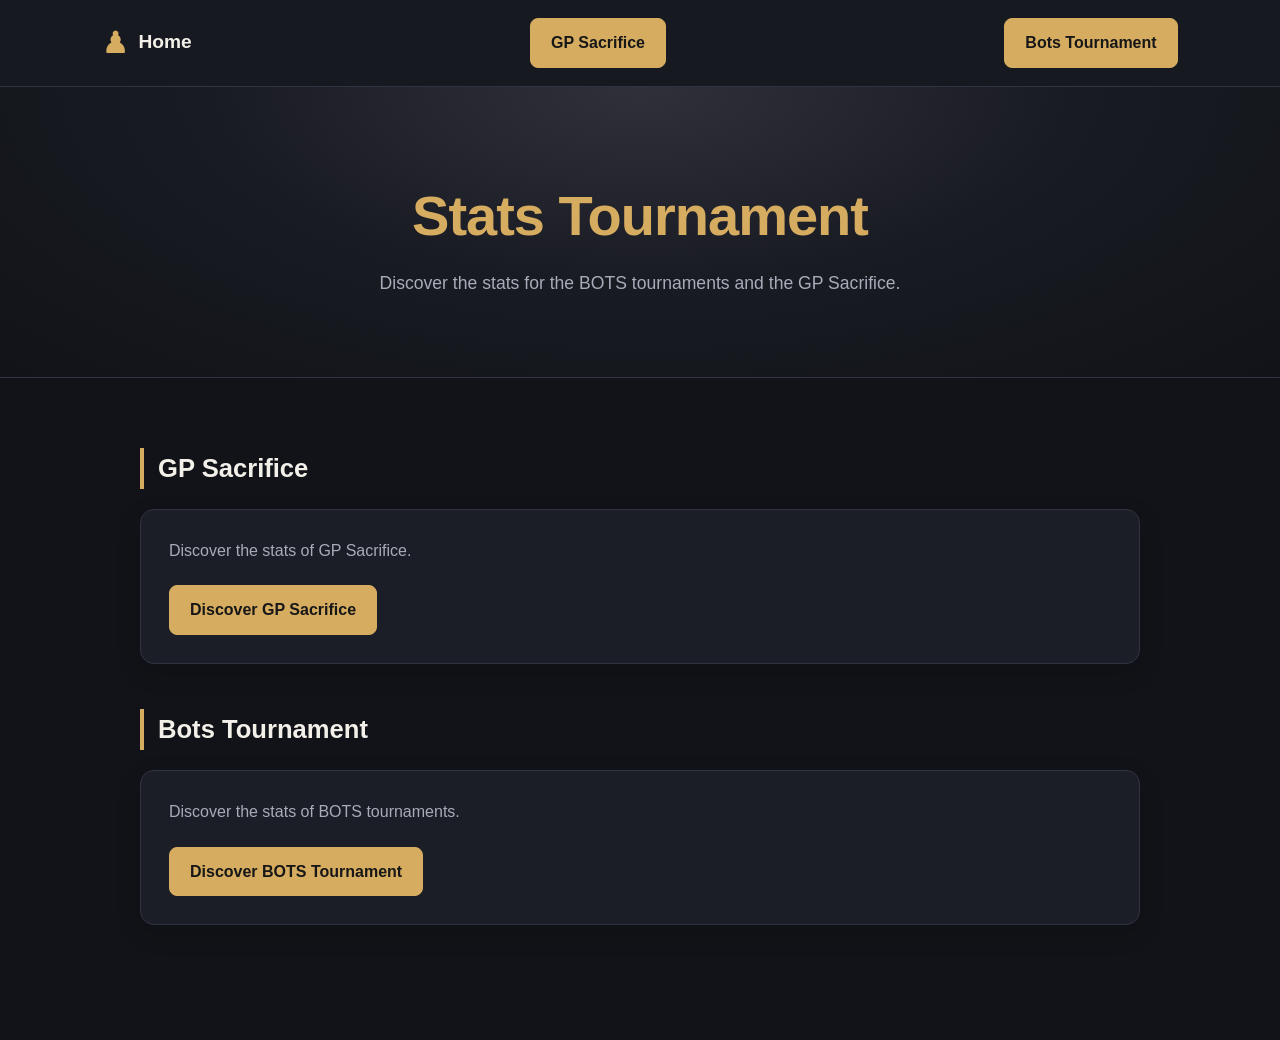
<file: index.html>
<!DOCTYPE html>
<html lang="en">

<head>
    <meta charset="UTF-8">
    <meta name="viewport" content="width=device-width, initial-scale=1.0">

    <meta name="description" content="Lichess Stats Tournament">

    <title>Stats Lichess Tournament</title>

    <link rel="stylesheet" href="style.css">
</head>

<body>

    <nav class="top-nav">

        <a href="index.html" class="logo">
            <span>♟</span>
            Home
        </a>

        <a href="indexGPsacrifice.html" class="button">
            GP Sacrifice
        </a>

        <a href="indexbots.html" class="button">
            Bots Tournament
        </a>

    </nav>

    <header>

        <h1>Stats Tournament</h1>

        <p>
            Discover the stats for the BOTS tournaments and the GP Sacrifice.
        </p>

    </header>

    <main>

        <section>

            <h2>GP Sacrifice</h2>

            <div class="card">

                <p>
                    Discover the stats of GP Sacrifice.
                </p>

                <a href="indexGPsacrifice.html" class="button">
                    Discover GP Sacrifice
                </a>

            </div>

        </section>

        <section>

            <h2>Bots Tournament</h2>

            <div class="card">

                <p>
                    Discover the stats of BOTS tournaments.
                </p>

                <a href="indexBots.html" class="button">
                    Discover BOTS Tournament
                </a>

            </div>

        </section>

    </main>

</body>

</html>
</file>
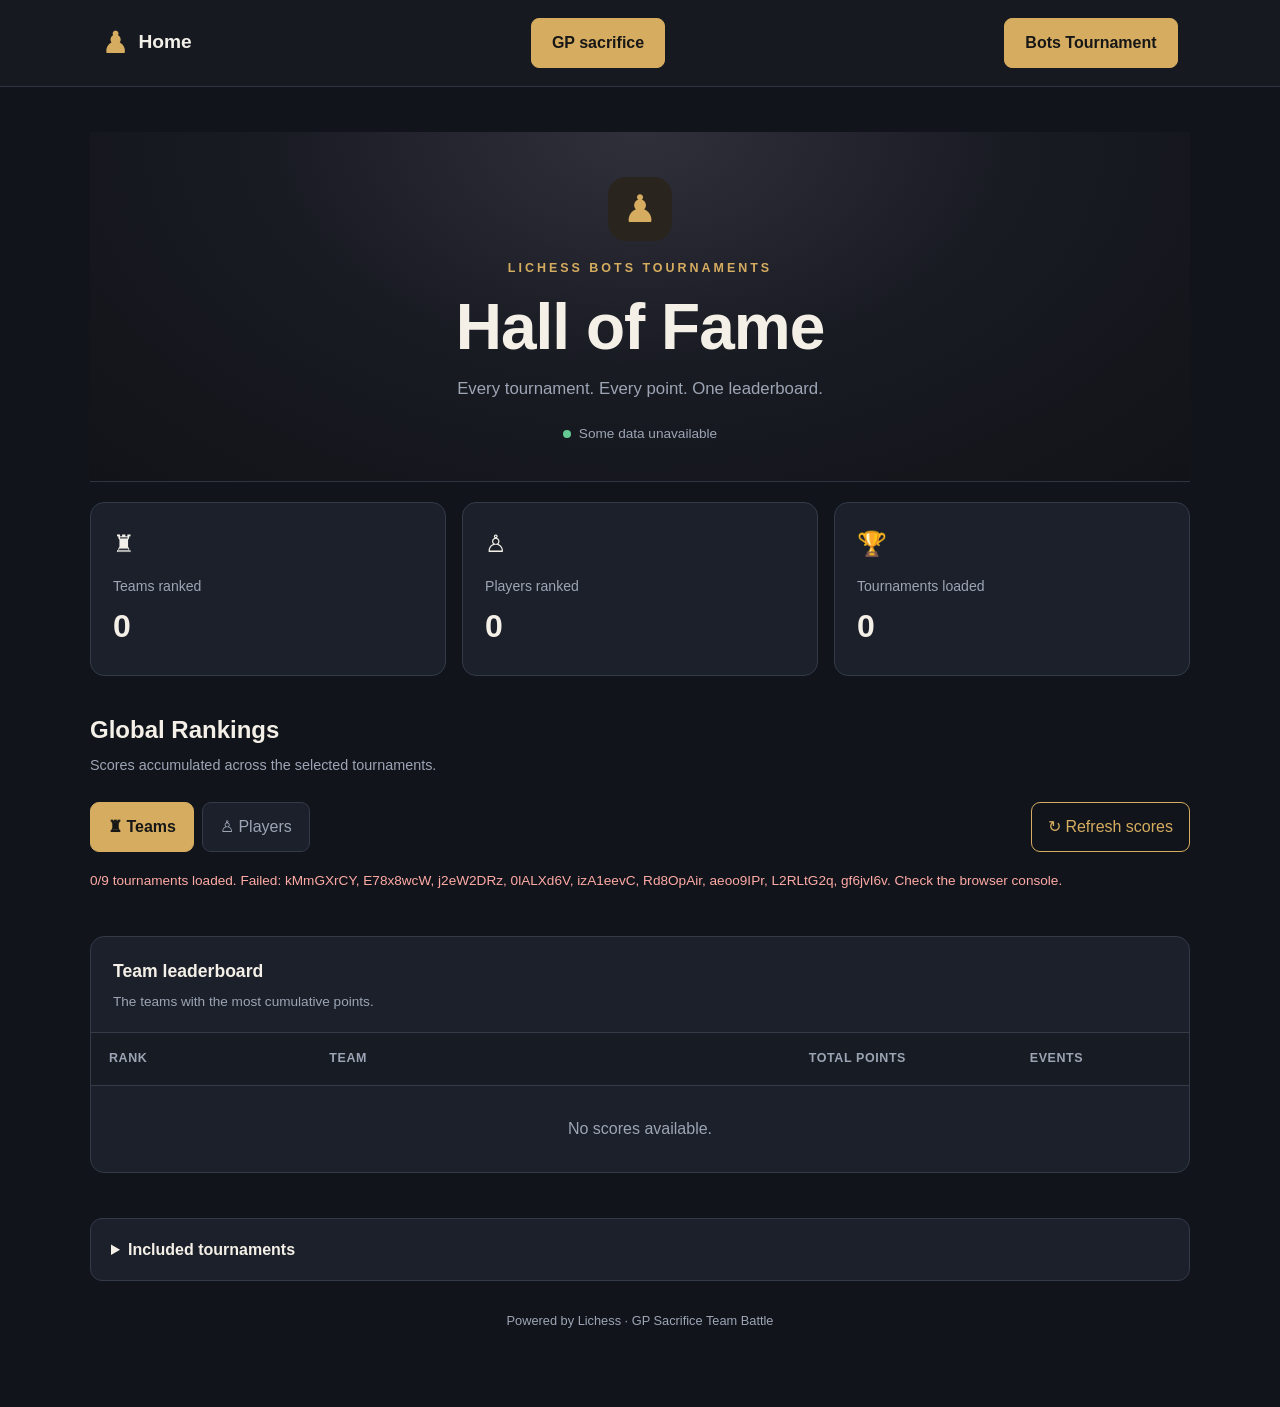
<file: indexbots.html>
<!DOCTYPE html>
<html lang="en">

<head>
    <meta charset="UTF-8">
    <meta name="viewport" content="width=device-width, initial-scale=1.0">

    <meta name="description"
          content="BOTs tournament stats">

    <title>Hall of Fame | BOTs Tournament</title>

    <link rel="stylesheet" href="style.css">

    <style>
        :root {
            --stats-bg: #11141b;
            --stats-panel: #1b202a;
            --stats-panel-hover: #242b37;
            --stats-gold: #d6ad60;
            --stats-text: #f4f0e7;
            --stats-muted: #9da5b5;
            --stats-border: #333b49;
        }

        body {
            background: var(--stats-bg);
        }

        .stats-container {
            width: min(1100px, calc(100% - 32px));
            margin: auto;
            padding: 45px 0 75px;
        }

        .hero {
            text-align: center;
            padding: 45px 20px 35px;
        }

        .hero-icon {
            display: inline-flex;
            justify-content: center;
            align-items: center;
            width: 64px;
            height: 64px;
            margin-bottom: 18px;
            border-radius: 18px;
            background: #29251e;
            color: var(--stats-gold);
            font-size: 2.4rem;
        }

        .eyebrow {
            color: var(--stats-gold);
            font-size: 0.78rem;
            font-weight: bold;
            letter-spacing: 3px;
            text-transform: uppercase;
        }

        .hero h1 {
            color: var(--stats-text);
            font-size: clamp(2.4rem, 6vw, 4rem);
            line-height: 1.15;
            margin: 12px 0;
        }

        .hero p {
            color: var(--stats-muted);
            font-size: 1.05rem;
        }

        .live-status {
            display: inline-flex;
            align-items: center;
            gap: 8px;
            margin-top: 20px;
            color: var(--stats-muted);
            font-size: 0.85rem;
        }

        .status-dot {
            width: 8px;
            height: 8px;
            border-radius: 50%;
            background: #65c994;
        }

        .overview {
            display: grid;
            grid-template-columns: repeat(3, minmax(0, 1fr));
            gap: 16px;
            margin: 20px 0 32px;
        }

        .overview-card {
            padding: 22px;
            background: var(--stats-panel);
            border: 1px solid var(--stats-border);
            border-radius: 14px;
        }

        .overview-card .icon {
            font-size: 1.5rem;
            margin-bottom: 12px;
        }

        .overview-label {
            color: var(--stats-muted);
            font-size: 0.88rem;
        }

        .overview-value {
            color: var(--stats-text);
            font-size: 2rem;
            font-weight: 750;
            margin-top: 4px;
        }

        .section-heading {
            margin: 35px 0 18px;
        }

        .section-heading h2 {
            color: var(--stats-text);
            font-size: 1.5rem;
            margin-bottom: 5px;
        }

        .section-heading p {
            color: var(--stats-muted);
            font-size: 0.9rem;
        }

        .toolbar {
            display: flex;
            justify-content: space-between;
            align-items: center;
            flex-wrap: wrap;
            gap: 14px;
            margin: 25px 0 18px;
        }

        .tabs {
            display: flex;
            flex-wrap: wrap;
            gap: 8px;
        }

        .tab {
            padding: 11px 17px;
            background: var(--stats-panel);
            color: var(--stats-muted);
            border: 1px solid var(--stats-border);
            border-radius: 9px;
            font: inherit;
            cursor: pointer;
            transition: 0.2s;
        }

        .tab:hover {
            color: var(--stats-text);
            background: var(--stats-panel-hover);
        }

        .tab.active {
            color: #171717;
            background: var(--stats-gold);
            border-color: var(--stats-gold);
            font-weight: bold;
        }

        .refresh-button {
            padding: 11px 16px;
            color: var(--stats-gold);
            background: transparent;
            border: 1px solid var(--stats-gold);
            border-radius: 9px;
            font: inherit;
            cursor: pointer;
        }

        .refresh-button:hover {
            background: #29251e;
        }

        .refresh-button:disabled {
            opacity: 0.5;
            cursor: wait;
        }

        .ranking-card {
            overflow: hidden;
            background: var(--stats-panel);
            border: 1px solid var(--stats-border);
            border-radius: 14px;
        }

        .ranking-top {
            padding: 20px 22px;
            border-bottom: 1px solid var(--stats-border);
        }

        .ranking-top h3 {
            color: var(--stats-text);
            font-size: 1.1rem;
        }

        .ranking-top p {
            margin-top: 5px;
            color: var(--stats-muted);
            font-size: 0.85rem;
        }

        .table-wrapper {
            overflow-x: auto;
        }

        .ranking-table {
            width: 100%;
            border-collapse: collapse;
            text-align: left;
        }

        .ranking-table th,
        .ranking-table td {
            padding: 16px 18px;
            border-bottom: 1px solid var(--stats-border);
        }

        .ranking-table th {
            background: #171b23;
            color: var(--stats-muted);
            font-size: 0.78rem;
            text-transform: uppercase;
            letter-spacing: 0.6px;
            white-space: nowrap;
        }

        .ranking-table tbody tr:last-child td {
            border-bottom: none;
        }

        .ranking-table tbody tr:hover {
            background: var(--stats-panel-hover);
        }

        .rank-cell {
            width: 65px;
            color: var(--stats-muted);
            font-weight: bold;
        }

        .rank-medal {
            font-size: 1.25rem;
        }

        .entity-link {
            color: var(--stats-text);
            text-decoration: none;
            font-weight: bold;
        }

        .entity-link:hover {
            color: var(--stats-gold);
        }

        .score-cell {
            color: var(--stats-gold);
            text-align: right;
            font-weight: bold;
            white-space: nowrap;
        }

        .count-cell {
            color: var(--stats-muted);
            text-align: center;
        }

        .table-message {
            color: var(--stats-muted);
            text-align: center;
            padding: 30px 15px !important;
        }

        .page-status {
            margin: 15px 0;
            color: var(--stats-muted);
            font-size: 0.85rem;
            overflow-wrap: anywhere;
        }

        .page-status.error {
            color: #ffaaa5;
        }

        .tournament-info {
            margin-top: 25px;
            padding: 18px 20px;
            background: var(--stats-panel);
            border: 1px solid var(--stats-border);
            border-radius: 12px;
        }

        .tournament-info summary {
            color: var(--stats-text);
            font-weight: bold;
            cursor: pointer;
        }

        .tournament-info ul {
            margin: 15px 0 0 20px;
            color: var(--stats-muted);
        }

        .tournament-info li {
            margin: 8px 0;
        }

        .tournament-info a {
            color: var(--stats-gold);
        }

        .footer-note {
            text-align: center;
            color: var(--stats-muted);
            font-size: 0.8rem;
            margin-top: 30px;
        }

        .hidden {
            display: none !important;
        }

        @media (max-width: 700px) {
            .overview {
                grid-template-columns: 1fr;
                gap: 10px;
            }

            .overview-card {
                display: grid;
                grid-template-columns: 45px 1fr;
                align-items: center;
                padding: 16px;
            }

            .overview-card .icon {
                grid-row: span 2;
                margin: 0;
            }

            .overview-value {
                font-size: 1.6rem;
            }

            .hero {
                padding: 30px 10px;
            }

            .toolbar {
                align-items: stretch;
            }

            .tabs {
                display: grid;
                grid-template-columns: 1fr 1fr;
            }

            .refresh-button {
                width: 100%;
            }

            .ranking-table th,
            .ranking-table td {
                padding: 13px 11px;
            }
        }
    </style>
</head>

<body>

    <nav class="top-nav">
        <a href="index.html" class="logo">
            <span>♟</span>
            Home
        </a>

        <a href="indexGPsacrifice.html" class="button">
            GP sacrifice
        </a>

        <a href="indexbots.html" class="button">
            Bots Tournament
        </a>

    </nav>

    <main class="stats-container">

        <header class="hero">
            <div class="hero-icon">♟</div>

            <div class="eyebrow">Lichess BOTs Tournaments</div>

            <h1>Hall of Fame</h1>

            <p>
                Every tournament. Every point. One leaderboard.
            </p>

            <div class="live-status">
                <span class="status-dot"></span>
                <span id="live-label">Connecting to Lichess...</span>
            </div>
        </header>

        <section class="overview" aria-label="Statistics overview">

            <article class="overview-card">
                <div class="icon">♜</div>
                <div class="overview-label">Teams ranked</div>
                <div class="overview-value" id="team-count">—</div>
            </article>

            <article class="overview-card">
                <div class="icon">♙</div>
                <div class="overview-label">Players ranked</div>
                <div class="overview-value" id="player-count">—</div>
            </article>

            <article class="overview-card">
                <div class="icon">🏆</div>
                <div class="overview-label">Tournaments loaded</div>
                <div class="overview-value" id="tournament-count">0</div>
            </article>

        </section>

        <div class="section-heading">
            <h2>Global Rankings</h2>
            <p>Scores accumulated across the selected tournaments.</p>
        </div>

        <div class="toolbar">

            <div class="tabs" role="tablist" aria-label="Leaderboard">
                <button
                    type="button"
                    class="tab active"
                    id="teams-tab"
                    role="tab"
                    aria-selected="true"
                    aria-controls="teams-panel">
                    ♜ Teams
                </button>

                <button
                    type="button"
                    class="tab"
                    id="players-tab"
                    role="tab"
                    aria-selected="false"
                    aria-controls="players-panel">
                    ♙ Players
                </button>
            </div>

            <button type="button" class="refresh-button" id="refresh-button">
                ↻ Refresh scores
            </button>

        </div>

        <p id="status" class="page-status" role="status" aria-live="polite">
            Loading rankings...
        </p>

        <section id="teams-panel" role="tabpanel" aria-labelledby="teams-tab">
            <div class="ranking-card">

                <div class="ranking-top">
                    <h3>Team leaderboard</h3>
                    <p>The teams with the most cumulative points.</p>
                </div>

                <div class="table-wrapper">
                    <table class="ranking-table">
                        <thead>
                            <tr>
                                <th>Rank</th>
                                <th>Team</th>
                                <th style="text-align:right">Total points</th>
                                <th style="text-align:center">Events</th>
                            </tr>
                        </thead>

                        <tbody id="teams-body">
                            <tr>
                                <td colspan="4" class="table-message">
                                    Loading team rankings...
                                </td>
                            </tr>
                        </tbody>
                    </table>
                </div>

            </div>
        </section>

        <section id="players-panel"
                 class="hidden"
                 role="tabpanel"
                 aria-labelledby="players-tab">

            <div class="ranking-card">

                <div class="ranking-top">
                    <h3>Player leaderboard</h3>
                    <p>The players with the most individual points.</p>
                </div>

                <div class="table-wrapper">
                    <table class="ranking-table">
                        <thead>
                            <tr>
                                <th>Rank</th>
                                <th>Player</th>
                                <th style="text-align:right">Total points</th>
                                <th style="text-align:center">Events</th>
                            </tr>
                        </thead>

                        <tbody id="players-body">
                            <tr>
                                <td colspan="4" class="table-message">
                                    Loading player rankings...
                                </td>
                            </tr>
                        </tbody>
                    </table>
                </div>

            </div>
        </section>

        <details class="tournament-info">
            <summary>Included tournaments</summary>
            <ul id="tournament-list"></ul>
        </details>

        <p class="footer-note">
            Powered by Lichess · GP Sacrifice Team Battle
        </p>

    </main>

    <script>
    (() => {
        "use strict";

        /*
         * ADD YOUR TOURNAMENTS HERE.
         * Copy the ID from the end of each Lichess tournament URL.
         *
         * Example:
         * https://lichess.org/tournament/jOoF0hen
         * ID: jOoF0hen
         */

        const TOURNAMENTS = [
            "kMmGXrCY",
            "E78x8wcW",
            "j2eW2DRz",
            "0lALXd6V",
            "izA1eevC",
            "Rd8OpAir",
            "aeoo9IPr",
            "L2RLtG2q",
            "gf6jvI6v"

            // Add more tournament IDs below:
            // "AbCd1234",
            // "EfGh5678",
        ];

        const API = "https://lichess.org/api/tournament";

        const $ = id => document.getElementById(id);

        const teamsBody = $("teams-body");
        const playersBody = $("players-body");
        const status = $("status");
        const refreshButton = $("refresh-button");

        let loading = false;

        function showMessage(body, message) {
            body.replaceChildren();

            const row = document.createElement("tr");
            const cell = document.createElement("td");

            cell.colSpan = 4;
            cell.className = "table-message";
            cell.textContent = message;

            row.appendChild(cell);
            body.appendChild(row);
        }

        async function fetchJson(url) {
            const response = await fetch(url, {
                headers: { Accept: "application/json" },
                cache: "no-store"
            });

            if (!response.ok) {
                throw new Error(`HTTP ${response.status}`);
            }

            return response.json();
        }

        async function fetchText(url) {
            const response = await fetch(url, {
                headers: { Accept: "application/x-ndjson" },
                cache: "no-store"
            });

            if (!response.ok) {
                throw new Error(`HTTP ${response.status}`);
            }

            return response.text();
        }

        function parseNdjson(text) {
            return text
                .split(/\r?\n/)
                .filter(line => line.trim())
                .map(line => JSON.parse(line));
        }

        function addTeam(map, team, tournamentId) {
            const id = team.id || team.team?.id;
            const score = Number(
                team.score ?? team.points ?? team.teamScore
            );

            if (!id || !Number.isFinite(score)) return;

            if (!map.has(id)) {
                map.set(id, {
                    id,
                    name: team.name || team.team?.name || id,
                    points: 0,
                    events: new Set()
                });
            }

            const entry = map.get(id);
            entry.points += score;
            entry.events.add(tournamentId);

            if (team.name || team.team?.name) {
                entry.name = team.name || team.team.name;
            }
        }

        function addPlayer(map, result, tournamentId) {
            const username = result.username || result.user?.name;

            const score = Number(
                result.score ?? result.points
            );

            if (!username || !Number.isFinite(score)) return;

            const key = username.toLowerCase();

            if (!map.has(key)) {
                map.set(key, {
                    username,
                    points: 0,
                    events: new Set()
                });
            }

            const entry = map.get(key);
            entry.points += score;
            entry.events.add(tournamentId);
        }

        async function loadTournament(id, teamTotals, playerTotals) {
            // Team standings endpoint.
            const teamData = await fetchJson(
                `${API}/${encodeURIComponent(id)}/teams`
            );

            const teams = Array.isArray(teamData.teams)
                ? teamData.teams
                : [];

            for (const team of teams) {
                addTeam(teamTotals, team, id);
            }

            // Individual tournament results are NDJSON.
            const resultText = await fetchText(
                `${API}/${encodeURIComponent(id)}/results?nb=1000`
            );

            const results = parseNdjson(resultText);

            for (const result of results) {
                addPlayer(playerTotals, result, id);
            }
        }

        function medal(rank) {
            if (rank === 0) return "🥇";
            if (rank === 1) return "🥈";
            if (rank === 2) return "🥉";
            return String(rank + 1).padStart(2, "0");
        }

        function renderRanking(body, entries, type) {
            body.replaceChildren();

            entries.sort((a, b) =>
                b.points - a.points ||
                (type === "teams" ? a.name : a.username)
                    .localeCompare(type === "teams" ? b.name : b.username)
            );

            if (!entries.length) {
                showMessage(body, "No scores available.");
                return;
            }

            entries.forEach((entry, index) => {
                const row = document.createElement("tr");

                const rank = document.createElement("td");
                rank.className = "rank-cell";

                if (index < 3) {
                    const badge = document.createElement("span");
                    badge.className = "rank-medal";
                    badge.textContent = medal(index);
                    rank.appendChild(badge);
                } else {
                    rank.textContent = medal(index);
                }

                const nameCell = document.createElement("td");
                const link = document.createElement("a");
                link.className = "entity-link";

                if (type === "teams") {
                    link.href =
                        `https://lichess.org/team/${encodeURIComponent(entry.id)}`;
                    link.textContent = entry.name;
                } else {
                    link.href =
                        `https://lichess.org/@/${encodeURIComponent(entry.username)}`;
                    link.textContent = entry.username;
                }

                link.target = "_blank";
                link.rel = "noopener noreferrer";

                nameCell.appendChild(link);

                const points = document.createElement("td");
                points.className = "score-cell";
                points.textContent = Math.round(entry.points).toLocaleString();

                const events = document.createElement("td");
                events.className = "count-cell";
                events.textContent = entry.events.size;

                row.append(rank, nameCell, points, events);
                body.appendChild(row);
            });
        }

        function renderTournamentList() {
            const list = $("tournament-list");
            list.replaceChildren();

            TOURNAMENTS.forEach(id => {
                const item = document.createElement("li");
                const link = document.createElement("a");

                link.href =
                    `https://lichess.org/tournament/${encodeURIComponent(id)}`;
                link.target = "_blank";
                link.rel = "noopener noreferrer";
                link.textContent = id;

                item.appendChild(link);
                list.appendChild(item);
            });

            $("tournament-count").textContent = "0";
        }

        async function refreshRankings() {
            if (loading) return;

            loading = true;
            refreshButton.disabled = true;
            status.classList.remove("error");

            $("live-label").textContent = "Updating standings...";
            status.textContent = "Fetching data from Lichess...";

            const teamTotals = new Map();
            const playerTotals = new Map();

            let successful = 0;
            const errors = [];

            try {
                for (const id of TOURNAMENTS) {
                    status.textContent =
                        `Loading tournament ${id}...`;

                    try {
                        await loadTournament(
                            id,
                            teamTotals,
                            playerTotals
                        );

                        successful++;
                    } catch (error) {
                        console.error(`Tournament ${id}:`, error);
                        errors.push(id);
                    }
                }

                renderRanking(
                    teamsBody,
                    [...teamTotals.values()],
                    "teams"
                );

                renderRanking(
                    playersBody,
                    [...playerTotals.values()],
                    "players"
                );

                $("team-count").textContent = teamTotals.size;
                $("player-count").textContent = playerTotals.size;
                $("tournament-count").textContent = successful;

                if (errors.length) {
                    status.classList.add("error");
                    status.textContent =
                        `${successful}/${TOURNAMENTS.length} tournaments loaded. ` +
                        `Failed: ${errors.join(", ")}. Check the browser console.`;

                    $("live-label").textContent = "Some data unavailable";
                } else {
                    status.textContent =
                        `All ${successful} tournament(s) loaded · ` +
                        `Updated at ${new Date().toLocaleTimeString()}`;

                    $("live-label").textContent = "Standings updated";
                }

            } catch (error) {
                console.error(error);
                status.classList.add("error");
                status.textContent =
                    "Unable to load standings. Please try again later.";
                $("live-label").textContent = "Connection unavailable";

            } finally {
                loading = false;
                refreshButton.disabled = false;
            }
        }

        $("teams-tab").addEventListener("click", () => {
            $("teams-panel").classList.remove("hidden");
            $("players-panel").classList.add("hidden");

            $("teams-tab").classList.add("active");
            $("players-tab").classList.remove("active");

            $("teams-tab").setAttribute("aria-selected", "true");
            $("players-tab").setAttribute("aria-selected", "false");
        });

        $("players-tab").addEventListener("click", () => {
            $("players-panel").classList.remove("hidden");
            $("teams-panel").classList.add("hidden");

            $("players-tab").classList.add("active");
            $("teams-tab").classList.remove("active");

            $("players-tab").setAttribute("aria-selected", "true");
            $("teams-tab").setAttribute("aria-selected", "false");
        });

        refreshButton.addEventListener("click", refreshRankings);

        renderTournamentList();
        refreshRankings();

        // Automatic refresh every 60 seconds.
        setInterval(refreshRankings, 60000);
    })();
    </script>

</body>
</html>
</file>
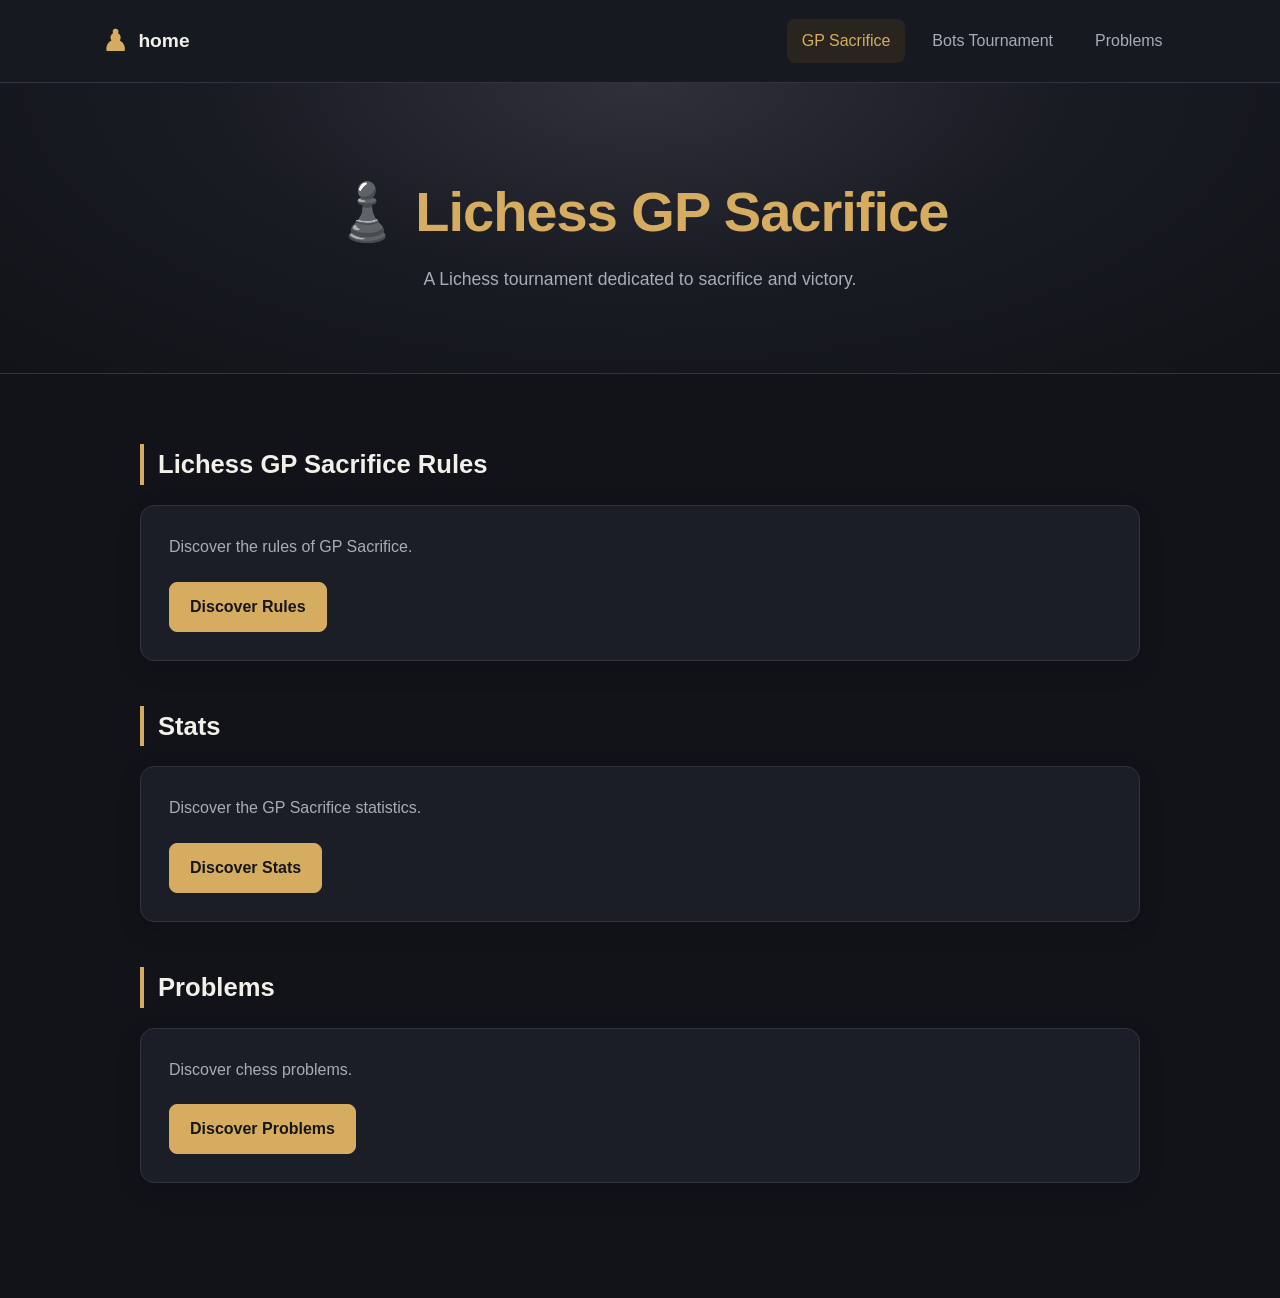
<file: indexGPsacrifice.html>
<!DOCTYPE html>
<html lang="en">

<head>
    <meta charset="UTF-8">
    <meta name="viewport" content="width=device-width, initial-scale=1.0">

    <meta name="description" content="GP Sacrifice Team Battle">

    <title>Lichess GP Sacrifice</title>

    <link rel="stylesheet" href="style.css">
</head>

<body>

    <!-- Navigation -->
    <nav class="top-nav">

        <a href="index.html" class="logo">
            <span>♟</span>
            home
        </a>

        <div class="top-nav-links">

            <a href="indexGPsacrifice.html" class="active">
                GP Sacrifice
            </a>

            <a href="indexbots.html">
                Bots Tournament
            </a>

            <a href="problems.html">
                Problems
            </a>

        </div>

    </nav>

    <!-- Header -->
    <header>

        <h1>♟️ Lichess GP Sacrifice</h1>

        <p>
            A Lichess tournament dedicated to sacrifice and victory.
        </p>

    </header>

    <main>

        <!-- Rules section -->
        <section>

            <h2>Lichess GP Sacrifice Rules</h2>

            <div class="card">

                <p>Discover the rules of GP Sacrifice.</p>

                <a
                    href="https://lichess.org/@/Piratesboy/blog/new-gp-sacrifice-team-battle/AL0jXlrM"
                    target="_blank"
                    rel="noopener noreferrer"
                    class="button">
                    Discover Rules
                </a>

            </div>

        </section>

        <!-- Stats section -->
        <section>

            <h2>Stats</h2>

            <div class="card">

                <p>Discover the GP Sacrifice statistics.</p>

                <a href="stats.html" class="button">
                    Discover Stats
                </a>

            </div>

        </section>

        <!-- Problems section -->
        <section>

            <h2>Problems</h2>

            <div class="card">

                <p>Discover chess problems.</p>

                <a href="problems.html" class="button">
                    Discover Problems
                </a>

            </div>

        </section>

    </main>

</body>

</html>
</file>
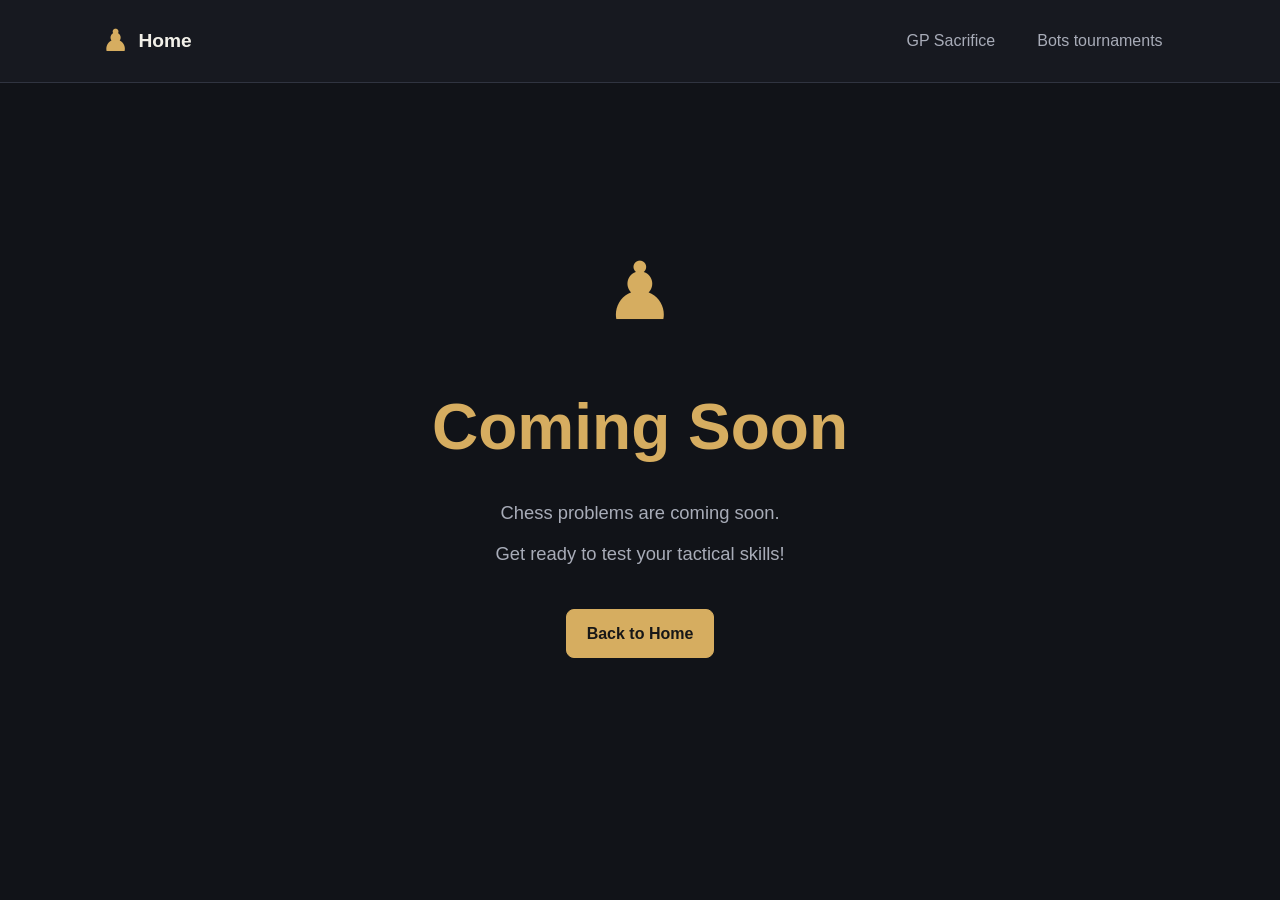
<file: problems.html>
<!DOCTYPE html>
<html lang="en">

<head>
    <meta charset="UTF-8">
    <meta name="viewport" content="width=device-width, initial-scale=1.0">

    <meta name="description" content="Chess problems coming soon - Lichess GP Sacrifice">

    <title>Problems</title>

    <link rel="stylesheet" href="style.css">
</head>

<body>

    <!-- Navigation -->
    <nav class="top-nav">

        <a href="index.html" class="logo">
            <span>♟</span>
            Home
        </a>

        <div class="top-nav-links">

            <a href="index.html">GP Sacrifice</a>

            <a href="indexbots.html">
                Bots tournaments
            </a>

        </div>

    </nav>

    <!-- Coming Soon -->
    <main class="coming-soon">

        <div class="coming-soon-content">

            <div class="chess-icon">♟</div>

            <h1>Coming Soon</h1>

            <p>
                Chess problems are coming soon.
            </p>

            <p class="subtitle">
                Get ready to test your tactical skills!
            </p>

            <a href="index.html" class="button">
                Back to Home
            </a>

        </div>

    </main>

</body>

</html>
</file>
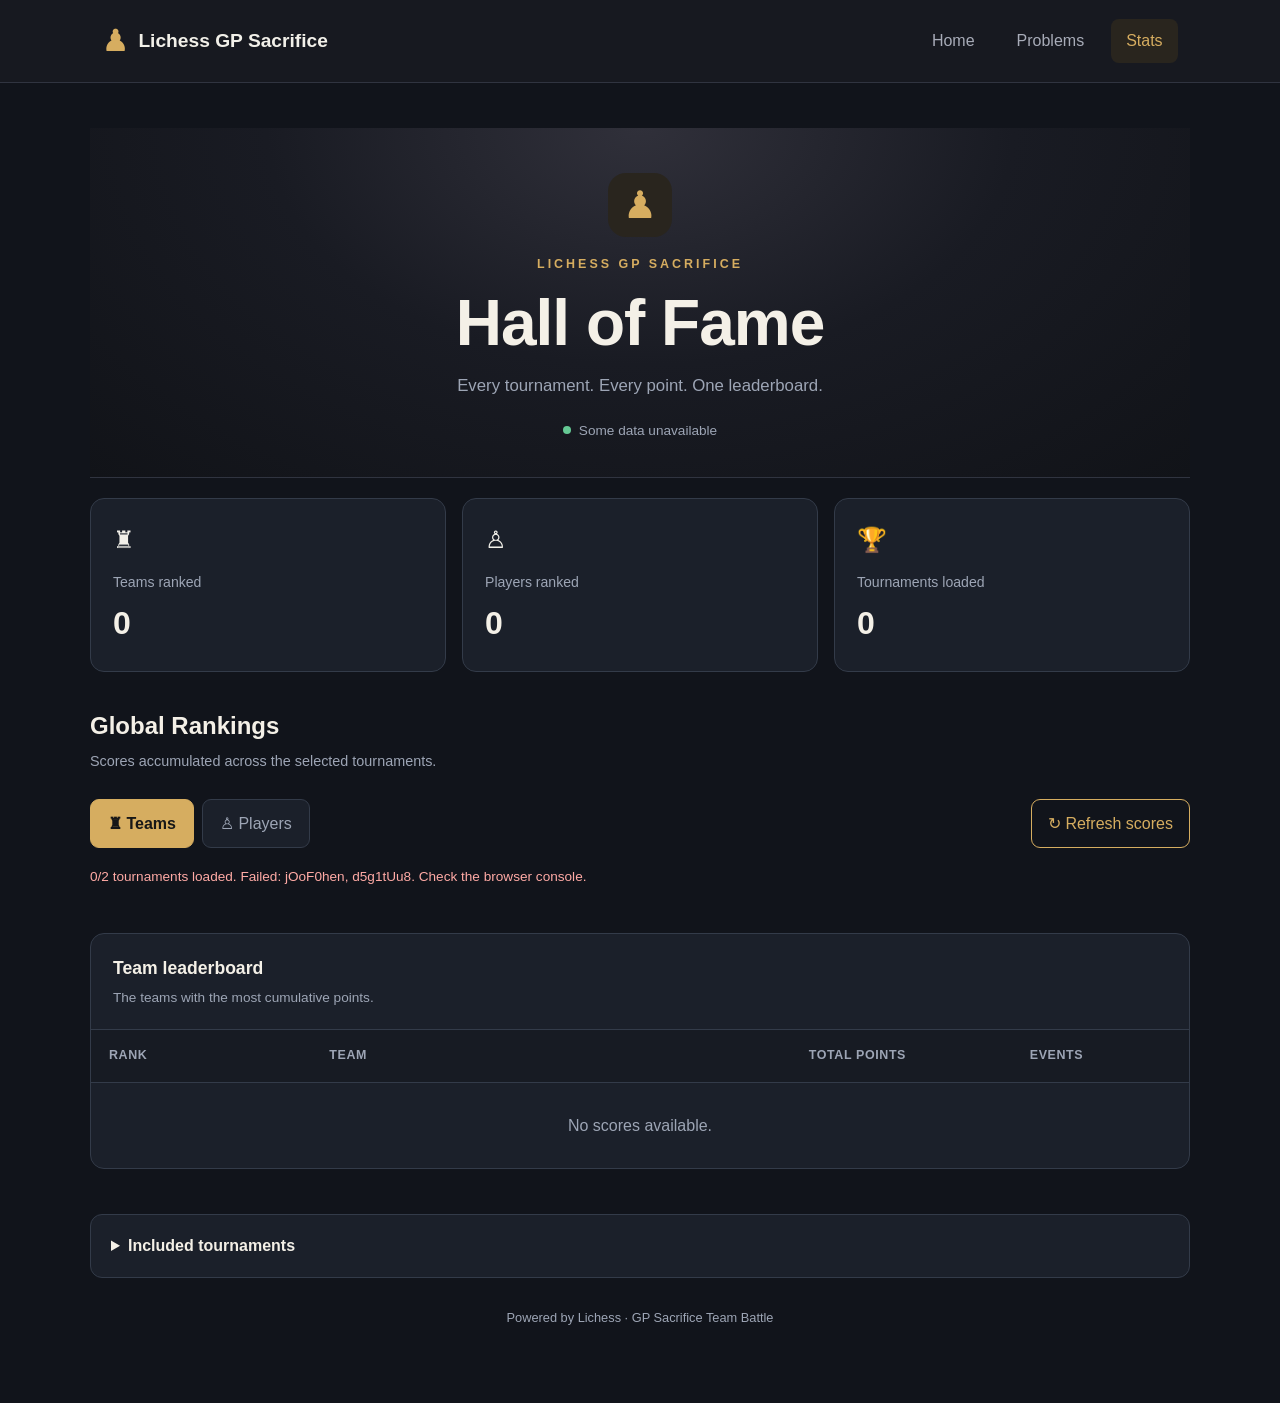
<file: stats.html>
<!DOCTYPE html>
<html lang="en">

<head>
    <meta charset="UTF-8">
    <meta name="viewport" content="width=device-width, initial-scale=1.0">

    <meta name="description"
          content="GP Sacrifice cumulative team and player rankings">

    <title>Hall of Fame | GP Sacrifice</title>

    <link rel="stylesheet" href="style.css">

    <style>
        :root {
            --stats-bg: #11141b;
            --stats-panel: #1b202a;
            --stats-panel-hover: #242b37;
            --stats-gold: #d6ad60;
            --stats-text: #f4f0e7;
            --stats-muted: #9da5b5;
            --stats-border: #333b49;
        }

        body {
            background: var(--stats-bg);
        }

        .stats-container {
            width: min(1100px, calc(100% - 32px));
            margin: auto;
            padding: 45px 0 75px;
        }

        .hero {
            text-align: center;
            padding: 45px 20px 35px;
        }

        .hero-icon {
            display: inline-flex;
            justify-content: center;
            align-items: center;
            width: 64px;
            height: 64px;
            margin-bottom: 18px;
            border-radius: 18px;
            background: #29251e;
            color: var(--stats-gold);
            font-size: 2.4rem;
        }

        .eyebrow {
            color: var(--stats-gold);
            font-size: 0.78rem;
            font-weight: bold;
            letter-spacing: 3px;
            text-transform: uppercase;
        }

        .hero h1 {
            color: var(--stats-text);
            font-size: clamp(2.4rem, 6vw, 4rem);
            line-height: 1.15;
            margin: 12px 0;
        }

        .hero p {
            color: var(--stats-muted);
            font-size: 1.05rem;
        }

        .live-status {
            display: inline-flex;
            align-items: center;
            gap: 8px;
            margin-top: 20px;
            color: var(--stats-muted);
            font-size: 0.85rem;
        }

        .status-dot {
            width: 8px;
            height: 8px;
            border-radius: 50%;
            background: #65c994;
        }

        .overview {
            display: grid;
            grid-template-columns: repeat(3, minmax(0, 1fr));
            gap: 16px;
            margin: 20px 0 32px;
        }

        .overview-card {
            padding: 22px;
            background: var(--stats-panel);
            border: 1px solid var(--stats-border);
            border-radius: 14px;
        }

        .overview-card .icon {
            font-size: 1.5rem;
            margin-bottom: 12px;
        }

        .overview-label {
            color: var(--stats-muted);
            font-size: 0.88rem;
        }

        .overview-value {
            color: var(--stats-text);
            font-size: 2rem;
            font-weight: 750;
            margin-top: 4px;
        }

        .section-heading {
            margin: 35px 0 18px;
        }

        .section-heading h2 {
            color: var(--stats-text);
            font-size: 1.5rem;
            margin-bottom: 5px;
        }

        .section-heading p {
            color: var(--stats-muted);
            font-size: 0.9rem;
        }

        .toolbar {
            display: flex;
            justify-content: space-between;
            align-items: center;
            flex-wrap: wrap;
            gap: 14px;
            margin: 25px 0 18px;
        }

        .tabs {
            display: flex;
            flex-wrap: wrap;
            gap: 8px;
        }

        .tab {
            padding: 11px 17px;
            background: var(--stats-panel);
            color: var(--stats-muted);
            border: 1px solid var(--stats-border);
            border-radius: 9px;
            font: inherit;
            cursor: pointer;
            transition: 0.2s;
        }

        .tab:hover {
            color: var(--stats-text);
            background: var(--stats-panel-hover);
        }

        .tab.active {
            color: #171717;
            background: var(--stats-gold);
            border-color: var(--stats-gold);
            font-weight: bold;
        }

        .refresh-button {
            padding: 11px 16px;
            color: var(--stats-gold);
            background: transparent;
            border: 1px solid var(--stats-gold);
            border-radius: 9px;
            font: inherit;
            cursor: pointer;
        }

        .refresh-button:hover {
            background: #29251e;
        }

        .refresh-button:disabled {
            opacity: 0.5;
            cursor: wait;
        }

        .ranking-card {
            overflow: hidden;
            background: var(--stats-panel);
            border: 1px solid var(--stats-border);
            border-radius: 14px;
        }

        .ranking-top {
            padding: 20px 22px;
            border-bottom: 1px solid var(--stats-border);
        }

        .ranking-top h3 {
            color: var(--stats-text);
            font-size: 1.1rem;
        }

        .ranking-top p {
            margin-top: 5px;
            color: var(--stats-muted);
            font-size: 0.85rem;
        }

        .table-wrapper {
            overflow-x: auto;
        }

        .ranking-table {
            width: 100%;
            border-collapse: collapse;
            text-align: left;
        }

        .ranking-table th,
        .ranking-table td {
            padding: 16px 18px;
            border-bottom: 1px solid var(--stats-border);
        }

        .ranking-table th {
            background: #171b23;
            color: var(--stats-muted);
            font-size: 0.78rem;
            text-transform: uppercase;
            letter-spacing: 0.6px;
            white-space: nowrap;
        }

        .ranking-table tbody tr:last-child td {
            border-bottom: none;
        }

        .ranking-table tbody tr:hover {
            background: var(--stats-panel-hover);
        }

        .rank-cell {
            width: 65px;
            color: var(--stats-muted);
            font-weight: bold;
        }

        .rank-medal {
            font-size: 1.25rem;
        }

        .entity-link {
            color: var(--stats-text);
            text-decoration: none;
            font-weight: bold;
        }

        .entity-link:hover {
            color: var(--stats-gold);
        }

        .score-cell {
            color: var(--stats-gold);
            text-align: right;
            font-weight: bold;
            white-space: nowrap;
        }

        .count-cell {
            color: var(--stats-muted);
            text-align: center;
        }

        .table-message {
            color: var(--stats-muted);
            text-align: center;
            padding: 30px 15px !important;
        }

        .page-status {
            margin: 15px 0;
            color: var(--stats-muted);
            font-size: 0.85rem;
            overflow-wrap: anywhere;
        }

        .page-status.error {
            color: #ffaaa5;
        }

        .tournament-info {
            margin-top: 25px;
            padding: 18px 20px;
            background: var(--stats-panel);
            border: 1px solid var(--stats-border);
            border-radius: 12px;
        }

        .tournament-info summary {
            color: var(--stats-text);
            font-weight: bold;
            cursor: pointer;
        }

        .tournament-info ul {
            margin: 15px 0 0 20px;
            color: var(--stats-muted);
        }

        .tournament-info li {
            margin: 8px 0;
        }

        .tournament-info a {
            color: var(--stats-gold);
        }

        .footer-note {
            text-align: center;
            color: var(--stats-muted);
            font-size: 0.8rem;
            margin-top: 30px;
        }

        .hidden {
            display: none !important;
        }

        @media (max-width: 700px) {
            .overview {
                grid-template-columns: 1fr;
                gap: 10px;
            }

            .overview-card {
                display: grid;
                grid-template-columns: 45px 1fr;
                align-items: center;
                padding: 16px;
            }

            .overview-card .icon {
                grid-row: span 2;
                margin: 0;
            }

            .overview-value {
                font-size: 1.6rem;
            }

            .hero {
                padding: 30px 10px;
            }

            .toolbar {
                align-items: stretch;
            }

            .tabs {
                display: grid;
                grid-template-columns: 1fr 1fr;
            }

            .refresh-button {
                width: 100%;
            }

            .ranking-table th,
            .ranking-table td {
                padding: 13px 11px;
            }
        }
    </style>
</head>

<body>

    <nav class="top-nav">
        <a href="index.html" class="logo">
            <span>♟</span>
            Lichess GP Sacrifice
        </a>

        <div class="top-nav-links">
            <a href="index.html">Home</a>
            <a href="problems.html">Problems</a>
            <a href="stats.html" class="active">Stats</a>
        </div>
    </nav>

    <main class="stats-container">

        <header class="hero">
            <div class="hero-icon">♟</div>

            <div class="eyebrow">Lichess GP Sacrifice</div>

            <h1>Hall of Fame</h1>

            <p>
                Every tournament. Every point. One leaderboard.
            </p>

            <div class="live-status">
                <span class="status-dot"></span>
                <span id="live-label">Connecting to Lichess...</span>
            </div>
        </header>

        <section class="overview" aria-label="Statistics overview">

            <article class="overview-card">
                <div class="icon">♜</div>
                <div class="overview-label">Teams ranked</div>
                <div class="overview-value" id="team-count">—</div>
            </article>

            <article class="overview-card">
                <div class="icon">♙</div>
                <div class="overview-label">Players ranked</div>
                <div class="overview-value" id="player-count">—</div>
            </article>

            <article class="overview-card">
                <div class="icon">🏆</div>
                <div class="overview-label">Tournaments loaded</div>
                <div class="overview-value" id="tournament-count">0</div>
            </article>

        </section>

        <div class="section-heading">
            <h2>Global Rankings</h2>
            <p>Scores accumulated across the selected tournaments.</p>
        </div>

        <div class="toolbar">

            <div class="tabs" role="tablist" aria-label="Leaderboard">
                <button
                    type="button"
                    class="tab active"
                    id="teams-tab"
                    role="tab"
                    aria-selected="true"
                    aria-controls="teams-panel">
                    ♜ Teams
                </button>

                <button
                    type="button"
                    class="tab"
                    id="players-tab"
                    role="tab"
                    aria-selected="false"
                    aria-controls="players-panel">
                    ♙ Players
                </button>
            </div>

            <button type="button" class="refresh-button" id="refresh-button">
                ↻ Refresh scores
            </button>

        </div>

        <p id="status" class="page-status" role="status" aria-live="polite">
            Loading rankings...
        </p>

        <section id="teams-panel" role="tabpanel" aria-labelledby="teams-tab">
            <div class="ranking-card">

                <div class="ranking-top">
                    <h3>Team leaderboard</h3>
                    <p>The teams with the most cumulative points.</p>
                </div>

                <div class="table-wrapper">
                    <table class="ranking-table">
                        <thead>
                            <tr>
                                <th>Rank</th>
                                <th>Team</th>
                                <th style="text-align:right">Total points</th>
                                <th style="text-align:center">Events</th>
                            </tr>
                        </thead>

                        <tbody id="teams-body">
                            <tr>
                                <td colspan="4" class="table-message">
                                    Loading team rankings...
                                </td>
                            </tr>
                        </tbody>
                    </table>
                </div>

            </div>
        </section>

        <section id="players-panel"
                 class="hidden"
                 role="tabpanel"
                 aria-labelledby="players-tab">

            <div class="ranking-card">

                <div class="ranking-top">
                    <h3>Player leaderboard</h3>
                    <p>The players with the most individual points.</p>
                </div>

                <div class="table-wrapper">
                    <table class="ranking-table">
                        <thead>
                            <tr>
                                <th>Rank</th>
                                <th>Player</th>
                                <th style="text-align:right">Total points</th>
                                <th style="text-align:center">Events</th>
                            </tr>
                        </thead>

                        <tbody id="players-body">
                            <tr>
                                <td colspan="4" class="table-message">
                                    Loading player rankings...
                                </td>
                            </tr>
                        </tbody>
                    </table>
                </div>

            </div>
        </section>

        <details class="tournament-info">
            <summary>Included tournaments</summary>
            <ul id="tournament-list"></ul>
        </details>

        <p class="footer-note">
            Powered by Lichess · GP Sacrifice Team Battle
        </p>

    </main>

    <script>
    (() => {
        "use strict";

        /*
         * ADD YOUR TOURNAMENTS HERE.
         * Copy the ID from the end of each Lichess tournament URL.
         *
         * Example:
         * https://lichess.org/tournament/jOoF0hen
         * ID: jOoF0hen
         */

        const TOURNAMENTS = [
            "jOoF0hen",
            "d5g1tUu8"

            // Add more tournament IDs below:
            // "AbCd1234",
            // "EfGh5678",
        ];

        const API = "https://lichess.org/api/tournament";

        const $ = id => document.getElementById(id);

        const teamsBody = $("teams-body");
        const playersBody = $("players-body");
        const status = $("status");
        const refreshButton = $("refresh-button");

        let loading = false;

        function showMessage(body, message) {
            body.replaceChildren();

            const row = document.createElement("tr");
            const cell = document.createElement("td");

            cell.colSpan = 4;
            cell.className = "table-message";
            cell.textContent = message;

            row.appendChild(cell);
            body.appendChild(row);
        }

        async function fetchJson(url) {
            const response = await fetch(url, {
                headers: { Accept: "application/json" },
                cache: "no-store"
            });

            if (!response.ok) {
                throw new Error(`HTTP ${response.status}`);
            }

            return response.json();
        }

        async function fetchText(url) {
            const response = await fetch(url, {
                headers: { Accept: "application/x-ndjson" },
                cache: "no-store"
            });

            if (!response.ok) {
                throw new Error(`HTTP ${response.status}`);
            }

            return response.text();
        }

        function parseNdjson(text) {
            return text
                .split(/\r?\n/)
                .filter(line => line.trim())
                .map(line => JSON.parse(line));
        }

        function addTeam(map, team, tournamentId) {
            const id = team.id || team.team?.id;
            const score = Number(
                team.score ?? team.points ?? team.teamScore
            );

            if (!id || !Number.isFinite(score)) return;

            if (!map.has(id)) {
                map.set(id, {
                    id,
                    name: team.name || team.team?.name || id,
                    points: 0,
                    events: new Set()
                });
            }

            const entry = map.get(id);
            entry.points += score;
            entry.events.add(tournamentId);

            if (team.name || team.team?.name) {
                entry.name = team.name || team.team.name;
            }
        }

        function addPlayer(map, result, tournamentId) {
            const username = result.username || result.user?.name;

            const score = Number(
                result.score ?? result.points
            );

            if (!username || !Number.isFinite(score)) return;

            const key = username.toLowerCase();

            if (!map.has(key)) {
                map.set(key, {
                    username,
                    points: 0,
                    events: new Set()
                });
            }

            const entry = map.get(key);
            entry.points += score;
            entry.events.add(tournamentId);
        }

        async function loadTournament(id, teamTotals, playerTotals) {
            // Team standings endpoint.
            const teamData = await fetchJson(
                `${API}/${encodeURIComponent(id)}/teams`
            );

            const teams = Array.isArray(teamData.teams)
                ? teamData.teams
                : [];

            for (const team of teams) {
                addTeam(teamTotals, team, id);
            }

            // Individual tournament results are NDJSON.
            const resultText = await fetchText(
                `${API}/${encodeURIComponent(id)}/results?nb=1000`
            );

            const results = parseNdjson(resultText);

            for (const result of results) {
                addPlayer(playerTotals, result, id);
            }
        }

        function medal(rank) {
            if (rank === 0) return "🥇";
            if (rank === 1) return "🥈";
            if (rank === 2) return "🥉";
            return String(rank + 1).padStart(2, "0");
        }

        function renderRanking(body, entries, type) {
            body.replaceChildren();

            entries.sort((a, b) =>
                b.points - a.points ||
                (type === "teams" ? a.name : a.username)
                    .localeCompare(type === "teams" ? b.name : b.username)
            );

            if (!entries.length) {
                showMessage(body, "No scores available.");
                return;
            }

            entries.forEach((entry, index) => {
                const row = document.createElement("tr");

                const rank = document.createElement("td");
                rank.className = "rank-cell";

                if (index < 3) {
                    const badge = document.createElement("span");
                    badge.className = "rank-medal";
                    badge.textContent = medal(index);
                    rank.appendChild(badge);
                } else {
                    rank.textContent = medal(index);
                }

                const nameCell = document.createElement("td");
                const link = document.createElement("a");
                link.className = "entity-link";

                if (type === "teams") {
                    link.href =
                        `https://lichess.org/team/${encodeURIComponent(entry.id)}`;
                    link.textContent = entry.name;
                } else {
                    link.href =
                        `https://lichess.org/@/${encodeURIComponent(entry.username)}`;
                    link.textContent = entry.username;
                }

                link.target = "_blank";
                link.rel = "noopener noreferrer";

                nameCell.appendChild(link);

                const points = document.createElement("td");
                points.className = "score-cell";
                points.textContent = Math.round(entry.points).toLocaleString();

                const events = document.createElement("td");
                events.className = "count-cell";
                events.textContent = entry.events.size;

                row.append(rank, nameCell, points, events);
                body.appendChild(row);
            });
        }

        function renderTournamentList() {
            const list = $("tournament-list");
            list.replaceChildren();

            TOURNAMENTS.forEach(id => {
                const item = document.createElement("li");
                const link = document.createElement("a");

                link.href =
                    `https://lichess.org/tournament/${encodeURIComponent(id)}`;
                link.target = "_blank";
                link.rel = "noopener noreferrer";
                link.textContent = id;

                item.appendChild(link);
                list.appendChild(item);
            });

            $("tournament-count").textContent = "0";
        }

        async function refreshRankings() {
            if (loading) return;

            loading = true;
            refreshButton.disabled = true;
            status.classList.remove("error");

            $("live-label").textContent = "Updating standings...";
            status.textContent = "Fetching data from Lichess...";

            const teamTotals = new Map();
            const playerTotals = new Map();

            let successful = 0;
            const errors = [];

            try {
                for (const id of TOURNAMENTS) {
                    status.textContent =
                        `Loading tournament ${id}...`;

                    try {
                        await loadTournament(
                            id,
                            teamTotals,
                            playerTotals
                        );

                        successful++;
                    } catch (error) {
                        console.error(`Tournament ${id}:`, error);
                        errors.push(id);
                    }
                }

                renderRanking(
                    teamsBody,
                    [...teamTotals.values()],
                    "teams"
                );

                renderRanking(
                    playersBody,
                    [...playerTotals.values()],
                    "players"
                );

                $("team-count").textContent = teamTotals.size;
                $("player-count").textContent = playerTotals.size;
                $("tournament-count").textContent = successful;

                if (errors.length) {
                    status.classList.add("error");
                    status.textContent =
                        `${successful}/${TOURNAMENTS.length} tournaments loaded. ` +
                        `Failed: ${errors.join(", ")}. Check the browser console.`;

                    $("live-label").textContent = "Some data unavailable";
                } else {
                    status.textContent =
                        `All ${successful} tournament(s) loaded · ` +
                        `Updated at ${new Date().toLocaleTimeString()}`;

                    $("live-label").textContent = "Standings updated";
                }

            } catch (error) {
                console.error(error);
                status.classList.add("error");
                status.textContent =
                    "Unable to load standings. Please try again later.";
                $("live-label").textContent = "Connection unavailable";

            } finally {
                loading = false;
                refreshButton.disabled = false;
            }
        }

        $("teams-tab").addEventListener("click", () => {
            $("teams-panel").classList.remove("hidden");
            $("players-panel").classList.add("hidden");

            $("teams-tab").classList.add("active");
            $("players-tab").classList.remove("active");

            $("teams-tab").setAttribute("aria-selected", "true");
            $("players-tab").setAttribute("aria-selected", "false");
        });

        $("players-tab").addEventListener("click", () => {
            $("players-panel").classList.remove("hidden");
            $("teams-panel").classList.add("hidden");

            $("players-tab").classList.add("active");
            $("teams-tab").classList.remove("active");

            $("players-tab").setAttribute("aria-selected", "true");
            $("teams-tab").setAttribute("aria-selected", "false");
        });

        refreshButton.addEventListener("click", refreshRankings);

        renderTournamentList();
        refreshRankings();

        // Automatic refresh every 60 seconds.
        setInterval(refreshRankings, 60000);
    })();
    </script>

</body>
</html>
</file>
<file: style.css>
/* =========================
   GENERAL SETTINGS
========================= */

* {
    margin: 0;
    padding: 0;
    box-sizing: border-box;
}

:root {
    --background: #111318;
    --surface: #1b1e26;
    --surface-hover: #242834;
    --gold: #d6ad60;
    --gold-hover: #edc77e;
    --text: #f2f0e9;
    --text-muted: #a8acb8;
    --border: #303440;
}

html {
    scroll-behavior: smooth;
}

body {
    font-family: Arial, Helvetica, sans-serif;
    background: var(--background);
    color: var(--text);
    line-height: 1.6;
    min-height: 100vh;
}


/* =========================
   NAVIGATION
========================= */

.top-nav {
    display: flex;
    justify-content: space-between;
    align-items: center;
    gap: 24px;

    padding: 18px 8%;
    background: #171920;
    border-bottom: 1px solid var(--border);
}

.logo {
    display: flex;
    align-items: center;
    gap: 10px;

    color: var(--text);
    text-decoration: none;
    font-size: 1.2rem;
    font-weight: bold;
}

.logo span {
    color: var(--gold);
    font-size: 1.8rem;
}

.top-nav-links {
    display: flex;
    align-items: center;
    gap: 12px;
}

.top-nav-links a {
    color: var(--text-muted);
    text-decoration: none;

    padding: 9px 15px;
    border-radius: 8px;

    transition:
        color 0.2s ease,
        background 0.2s ease;
}

.top-nav-links a:hover {
    color: var(--gold);
    background: var(--surface-hover);
}

.top-nav-links a.active {
    color: var(--gold);
    background: #29251e;
}


/* =========================
   HEADER / HERO
========================= */

header {
    text-align: center;

    padding: 95px 20px 80px;

    background:
        radial-gradient(
            ellipse at top,
            #30303a 0%,
            #191b23 48%,
            var(--background) 100%
        );

    border-bottom: 1px solid var(--border);
}

header h1 {
    font-size: clamp(2rem, 5vw, 3.5rem);
    line-height: 1.2;
    margin-bottom: 20px;
    color: var(--gold);
    letter-spacing: -1px;
}

header p {
    max-width: 650px;
    margin: 0 auto;

    color: var(--text-muted);
    font-size: 1.1rem;
}


/* =========================
   MAIN CONTENT
========================= */

main {
    width: min(100% - 40px, 1000px);
    margin: 0 auto;
    padding: 25px 0 70px;
}

section {
    margin: 45px 0;
}

section h2 {
    font-size: 1.6rem;
    margin-bottom: 20px;
    padding-left: 14px;

    border-left: 4px solid var(--gold);
}


/* =========================
   CARDS
========================= */

.card {
    background: var(--surface);

    border: 1px solid var(--border);
    border-radius: 14px;

    padding: 28px;
    box-shadow: 0 8px 25px rgba(0, 0, 0, 0.15);

    transition:
        transform 0.2s ease,
        border-color 0.2s ease,
        background 0.2s ease;
}

.card:hover {
    transform: translateY(-3px);
    border-color: #76613e;
    background: var(--surface-hover);
}

.card p {
    color: var(--text-muted);
    margin-bottom: 22px;
    font-size: 1rem;
}


/* =========================
   BUTTONS
========================= */

.button {
    display: inline-block;

    padding: 11px 20px;
    border-radius: 8px;

    background: var(--gold);
    color: #171717;

    text-decoration: none;
    font-weight: bold;
    text-align: center;

    border: 1px solid var(--gold);

    transition:
        background 0.2s ease,
        transform 0.2s ease,
        box-shadow 0.2s ease;
}

.button:hover {
    background: var(--gold-hover);
    transform: translateY(-2px);
    box-shadow: 0 5px 15px rgba(214, 173, 96, 0.2);
}

.button:focus-visible,
.top-nav-links a:focus-visible,
.logo:focus-visible {
    outline: 2px solid var(--gold-hover);
    outline-offset: 4px;
}


/* =========================
   RESPONSIVE DESIGN
========================= */

@media (max-width: 600px) {

    .top-nav {
        flex-direction: column;
        padding: 16px 12px;
        gap: 12px;
    }

    .logo {
        font-size: 1.1rem;
    }

    .top-nav-links {
        justify-content: center;
        flex-wrap: wrap;
    }

    header {
        padding: 65px 18px 55px;
    }

    header p {
        font-size: 1rem;
    }

    main {
        width: calc(100% - 28px);
        padding-top: 10px;
    }

    section {
        margin: 35px 0;
    }

    section h2 {
        font-size: 1.35rem;
    }

    .card {
        padding: 22px;
    }

    .button {
        max-width: 100%;
    }
}


/* =========================
   REDUCED MOTION
========================= */

@media (prefers-reduced-motion: reduce) {

    html {
        scroll-behavior: auto;
    }

    *,
    *::before,
    *::after {
        transition-duration: 0.01ms !important;
        animation-duration: 0.01ms !important;
    }
}

/* =========================
   COMING SOON PAGE
========================= */

.coming-soon {
    min-height: 80vh;

    display: flex;
    justify-content: center;
    align-items: center;

    padding: 40px 20px;
    text-align: center;
}

.coming-soon-content {
    max-width: 650px;
    padding: 45px 25px;
}

.chess-icon {
    font-size: 5rem;
    color: var(--gold);
    margin-bottom: 20px;
}

.coming-soon h1 {
    font-size: clamp(2.5rem, 7vw, 4rem);
    color: var(--gold);
    margin-bottom: 20px;
}

.coming-soon p {
    color: var(--text-muted);
    font-size: 1.15rem;
    margin-bottom: 12px;
}

.coming-soon .subtitle {
    margin-bottom: 30px;
}

.coming-soon .button {
    margin-top: 10px;
}
</file>
